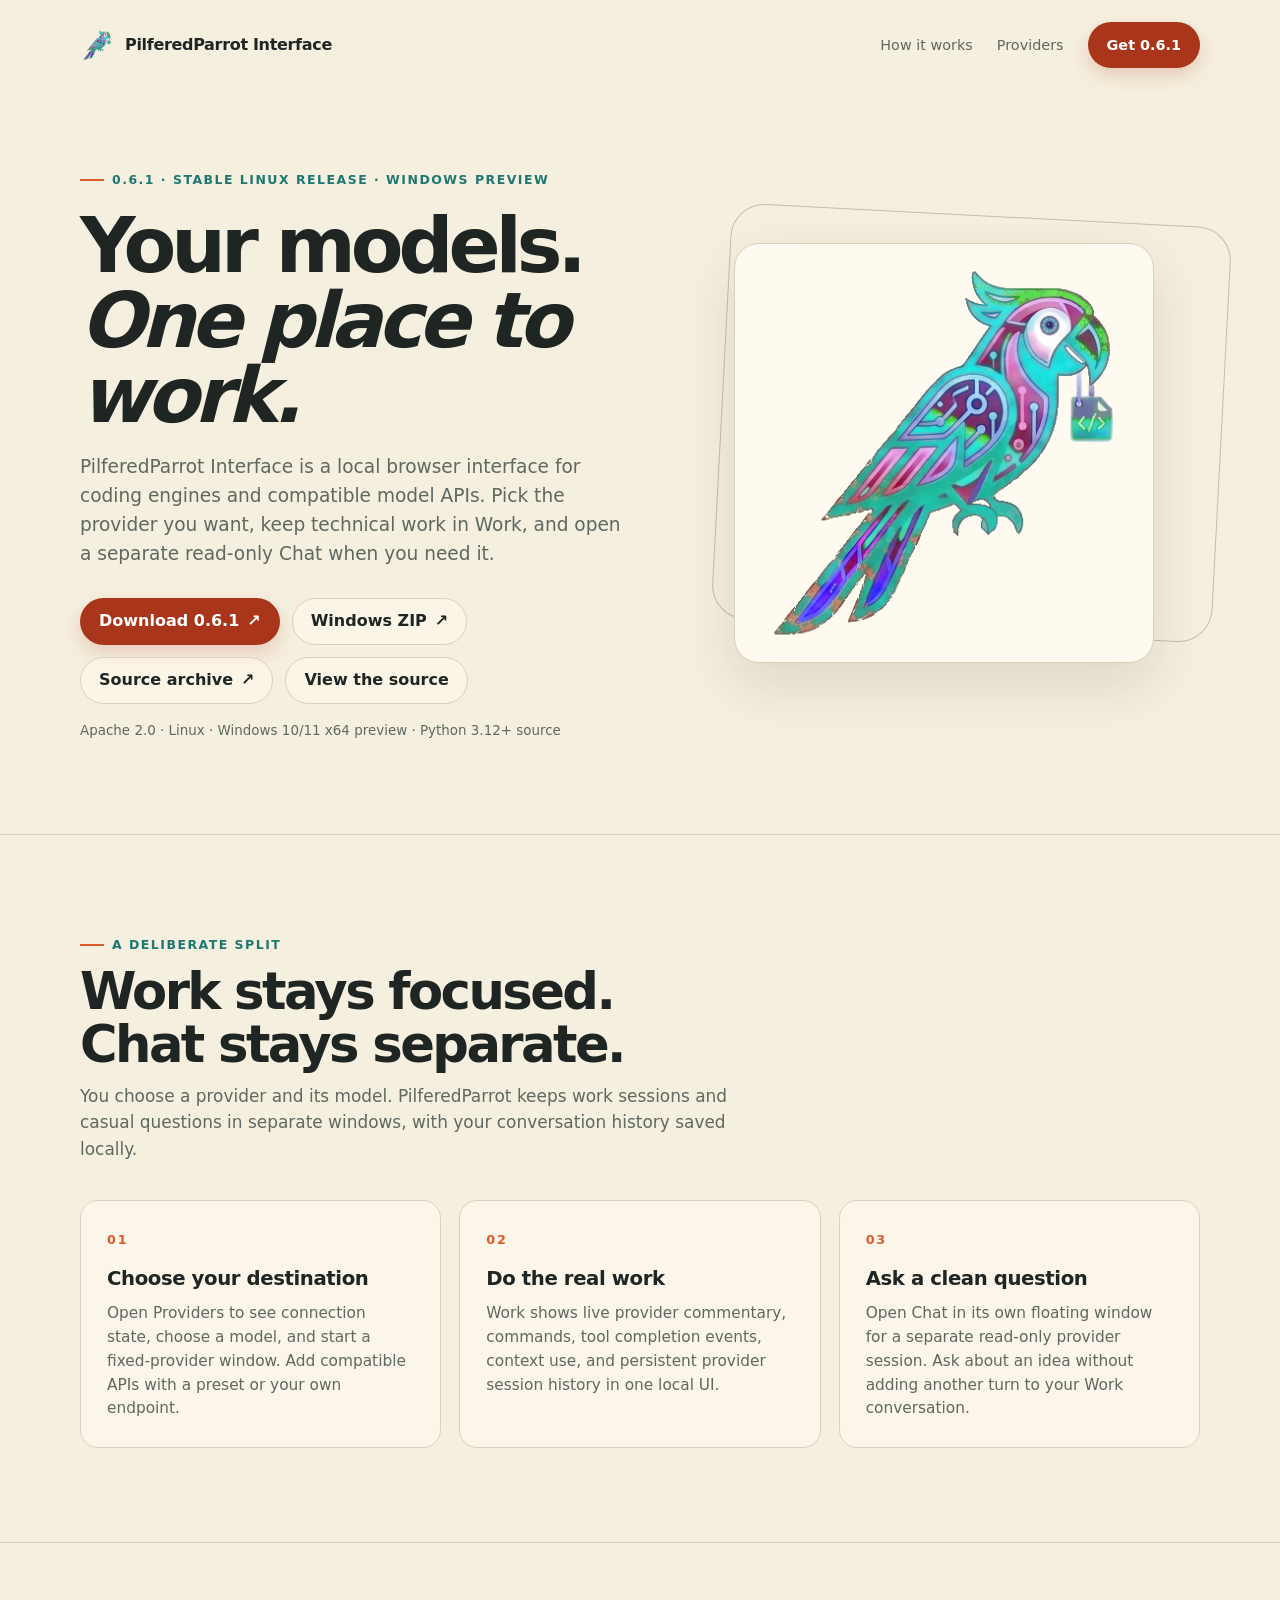
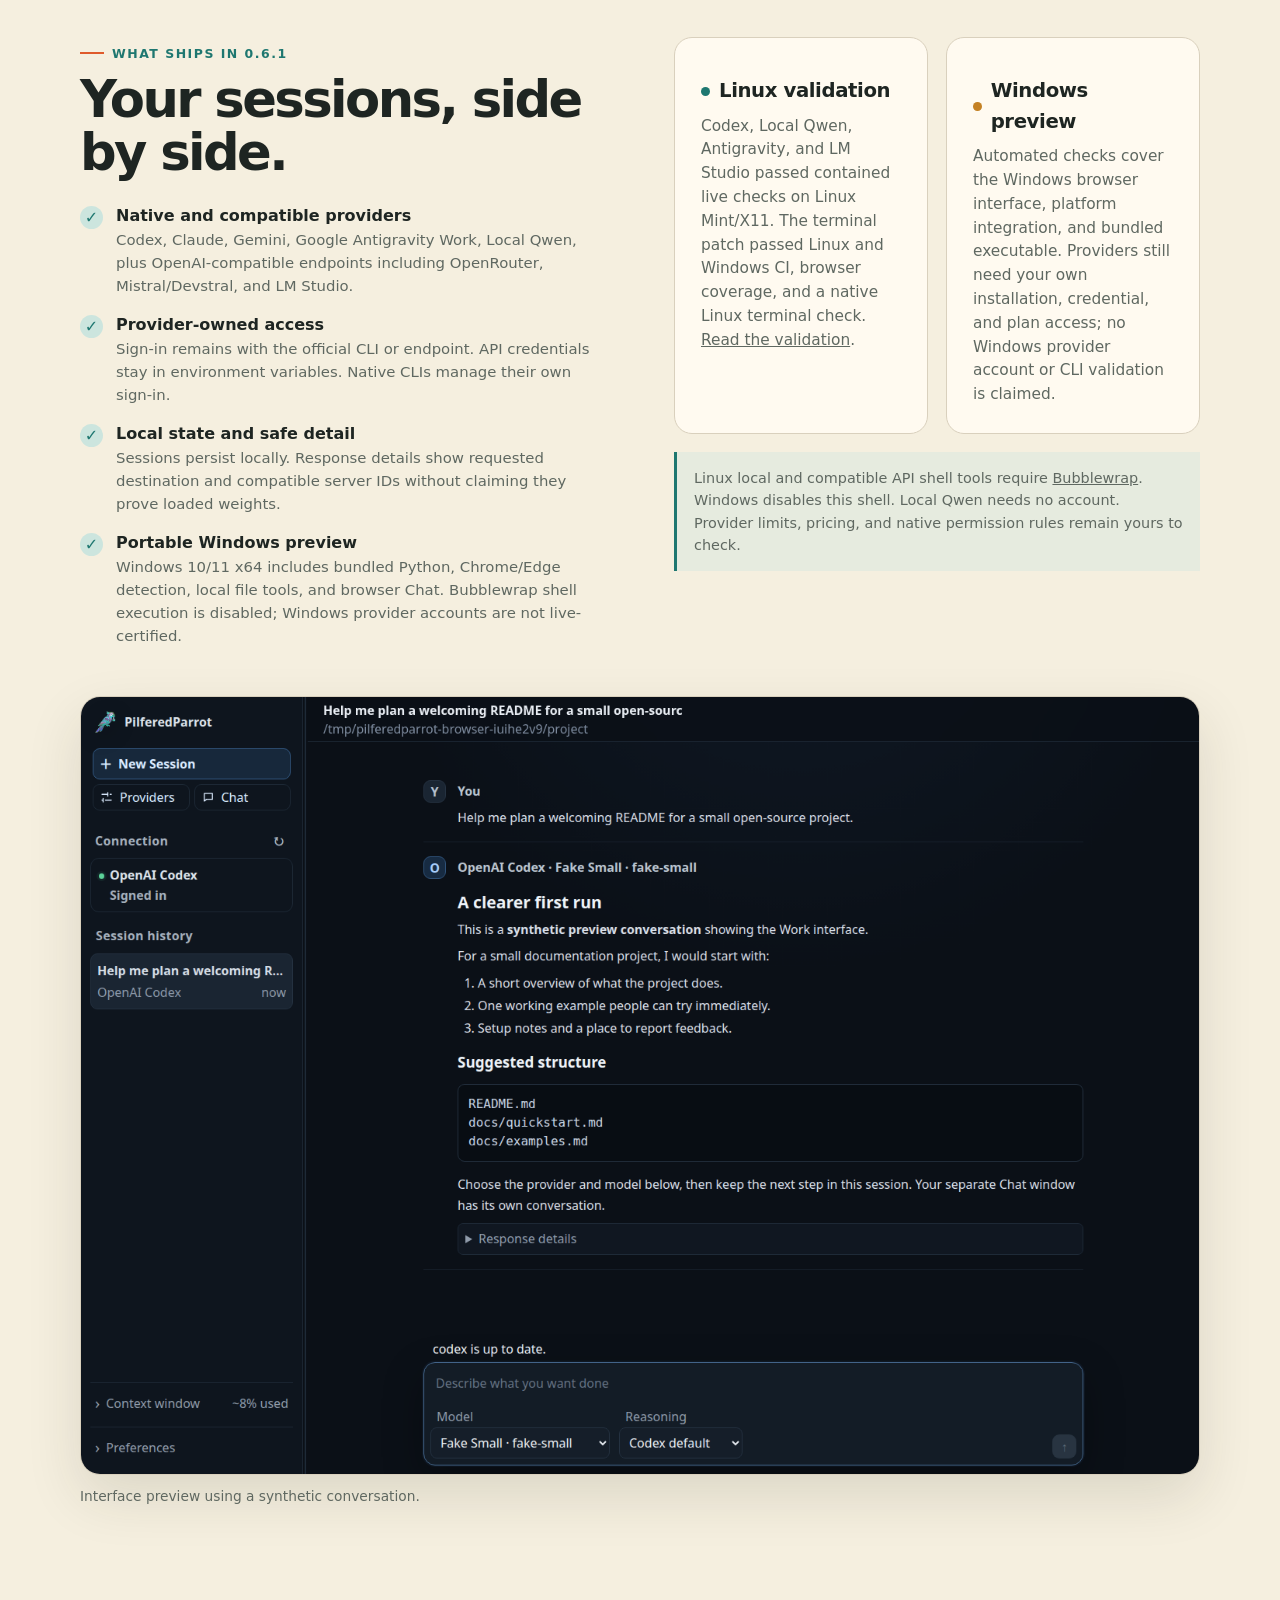
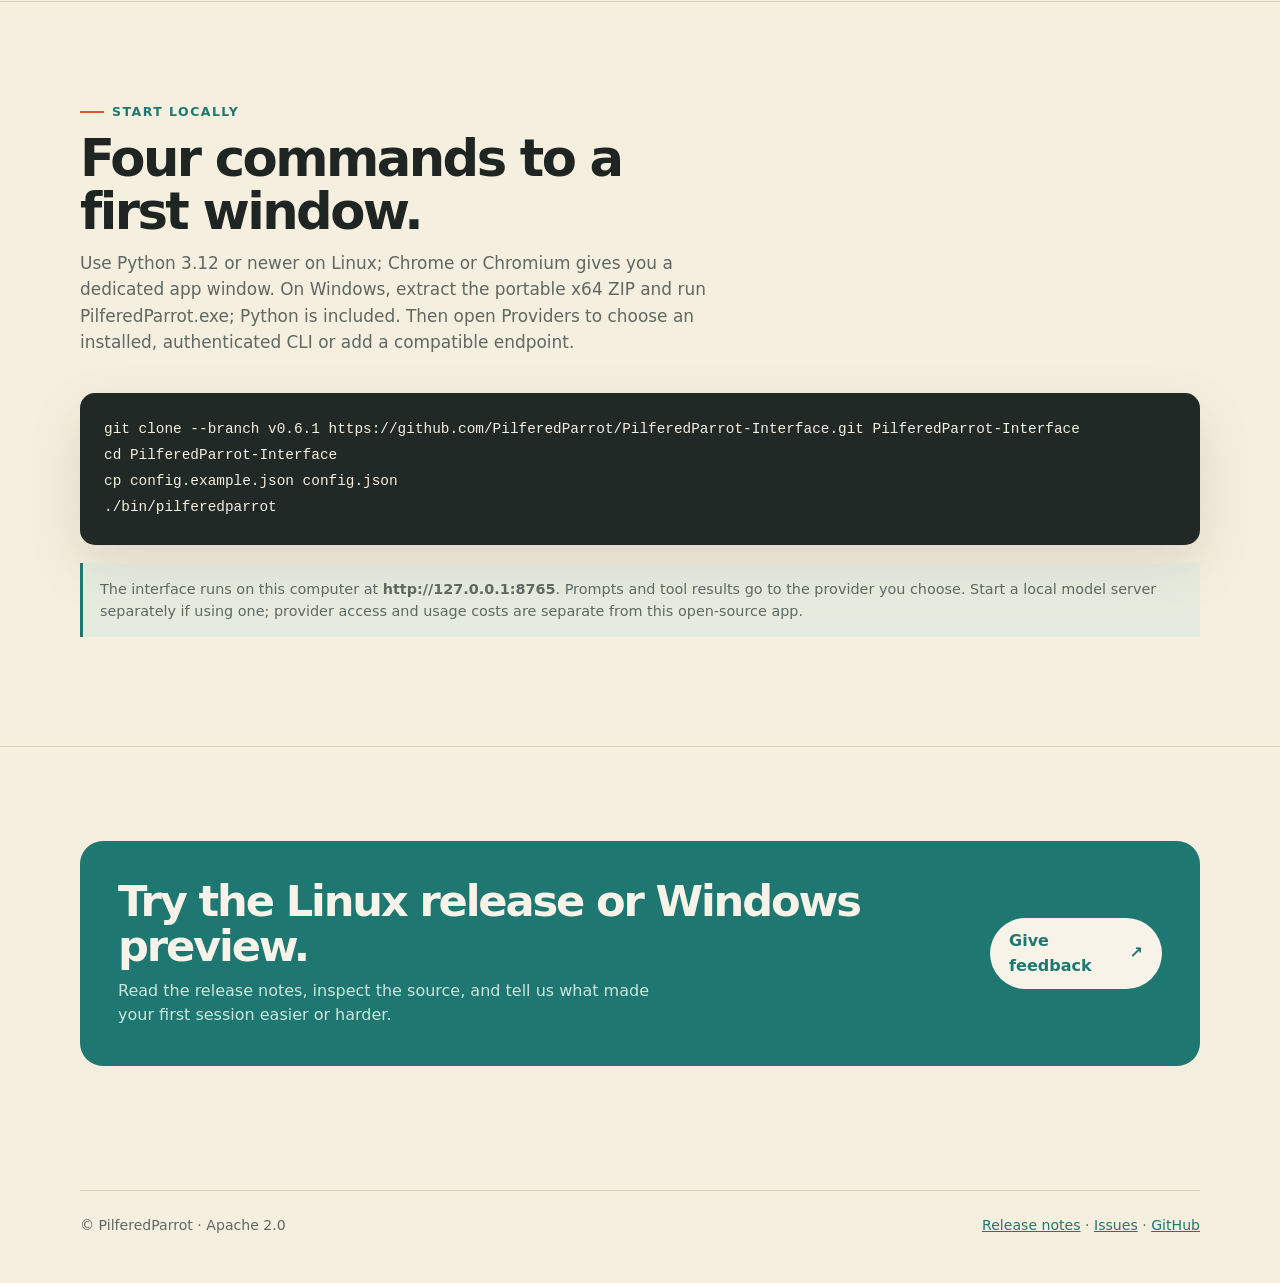
<file: docs/index.html>
<!doctype html>
<html lang="en">
<head>
  <meta charset="utf-8">
  <meta name="viewport" content="width=device-width, initial-scale=1">
  <title>PilferedParrot Interface 0.6.1 — a local browser for coding engines</title>
  <meta name="description" content="PilferedParrot is a local browser interface for coding engines and compatible model APIs, with a stable Linux release and a portable Windows 10/11 x64 preview.">
  <link rel="canonical" href="https://pilferedparrot.github.io/PilferedParrot-Interface/">
  <meta property="og:type" content="website">
  <meta property="og:title" content="PilferedParrot Interface 0.6.1 — local AI work, your provider">
  <meta property="og:description" content="A local browser interface for coding engines and compatible model APIs, with explicit provider choice and a separate read-only Chat.">
  <meta property="og:url" content="https://pilferedparrot.github.io/PilferedParrot-Interface/">
  <meta property="og:image" content="https://pilferedparrot.github.io/PilferedParrot-Interface/assets/pilferedparrot-icon.png">
  <meta name="theme-color" content="#f5efdf">
  <link rel="icon" href="assets/icon.svg" type="image/svg+xml">
  <style>
    :root { --cream:#f5efdf; --paper:#fffaf0; --ink:#1e2522; --muted:#5f6861; --orange:#df5a2b; --orange-dark:#a9361b; --teal:#1e7770; --line:#d9d0bd; --shadow:0 22px 55px rgba(43,38,25,.12); }
    * { box-sizing:border-box; }
    html { scroll-behavior:smooth; }
    body { margin:0; background:var(--cream); color:var(--ink); font-family:Inter, ui-sans-serif, system-ui, -apple-system, BlinkMacSystemFont, "Segoe UI", sans-serif; line-height:1.55; }
    a { color:inherit; }
    a:focus-visible, button:focus-visible, summary:focus-visible { outline:3px solid #f0a849; outline-offset:4px; border-radius:4px; }
    .wrap { width:min(1120px, calc(100% - 40px)); margin:auto; }
    .topbar { display:flex; align-items:center; justify-content:space-between; padding:22px 0; }
    .brand { display:inline-flex; align-items:center; gap:11px; text-decoration:none; font-weight:800; letter-spacing:-.02em; }
    .brand img { width:34px; height:34px; object-fit:contain; }
    nav { display:flex; align-items:center; gap:24px; font-size:.9rem; color:var(--muted); }
    nav a { text-decoration:none; }
    nav a:hover { color:var(--ink); }
    .button { display:inline-flex; align-items:center; justify-content:center; gap:8px; min-height:46px; padding:10px 18px; border:1px solid transparent; border-radius:999px; text-decoration:none; font-weight:750; transition:transform .15s ease, background .15s ease; }
    .button:hover { transform:translateY(-2px); }
    .button.primary { background:var(--orange-dark); color:white; box-shadow:0 8px 18px rgba(179,66,30,.2); }
    .button.primary:hover { background:var(--orange-dark); }
    .button.ghost { border-color:var(--line); background:rgba(255,250,240,.45); }
    .button.ghost:hover { background:var(--paper); }
    .hero { display:grid; grid-template-columns:1.03fr .97fr; gap:66px; align-items:center; padding:74px 0 92px; }
    .eyebrow { display:inline-flex; align-items:center; gap:8px; color:var(--teal); font-size:.78rem; font-weight:800; letter-spacing:.12em; text-transform:uppercase; }
    .eyebrow::before { content:""; width:24px; height:2px; background:var(--orange); }
    h1 { max-width:680px; margin:18px 0 20px; font-size:clamp(2.7rem, 6vw, 5.4rem); line-height:.98; letter-spacing:-.065em; }
    .hero p { max-width:570px; margin:0; color:var(--muted); font-size:1.16rem; }
    .actions { display:flex; flex-wrap:wrap; gap:12px; margin-top:30px; }
    .micro { margin-top:17px !important; font-size:.84rem !important; }
    .micro a { color:var(--teal); font-weight:700; }
    .hero-art { position:relative; }
    .hero-art::before { content:""; position:absolute; inset:-28px -22px 32px 32px; border:1px solid #c6bda9; border-radius:34px; transform:rotate(3deg); }
    .hero-art img { position:relative; display:block; width:100%; max-width:420px; margin:auto; border:1px solid var(--line); border-radius:25px; background:var(--paper); box-shadow:var(--shadow); }
    .section { padding:94px 0; border-top:1px solid var(--line); }
    .section-heading { max-width:650px; margin-bottom:38px; }
    h2 { margin:10px 0 12px; font-size:clamp(2rem, 4vw, 3.35rem); line-height:1.04; letter-spacing:-.05em; }
    .section-heading p { margin:0; color:var(--muted); font-size:1.06rem; }
    .grid-3 { display:grid; grid-template-columns:repeat(3, 1fr); gap:18px; }
    .card { padding:26px; border:1px solid var(--line); border-radius:18px; background:rgba(255,250,240,.62); }
    .card .number { color:var(--orange); font-size:.8rem; font-weight:850; letter-spacing:.14em; }
    h3 { margin:12px 0 8px; font-size:1.23rem; letter-spacing:-.02em; }
    .card p { margin:0; color:var(--muted); font-size:.96rem; }
    .split { display:grid; grid-template-columns:minmax(0, 1fr) minmax(0, 1fr); gap:68px; align-items:start; }
    .feature-list { display:grid; gap:15px; margin:25px 0 0; padding:0; list-style:none; }
    .feature-list li { display:flex; gap:13px; align-items:flex-start; }
    .feature-list li::before { content:"✓"; display:grid; place-items:center; flex:0 0 23px; width:23px; height:23px; border-radius:50%; background:#cce5de; color:var(--teal); font-weight:900; margin-top:2px; }
    .feature-list strong { display:block; }
    .feature-list span { display:block; color:var(--muted); font-size:.93rem; }
    .preview { margin-top:48px; }
    figure { margin:0; }
    .preview img { display:block; width:100%; border:1px solid var(--line); border-radius:20px; background:#e8dfcc; box-shadow:var(--shadow); }
    figcaption { margin-top:11px; color:var(--muted); font-size:.86rem; }
    .terminal { margin:0; padding:24px; overflow:auto; border-radius:15px; background:#202926; color:#f5efdf; font: .9rem/1.8 ui-monospace, SFMono-Regular, Menlo, monospace; box-shadow:var(--shadow); }
    .terminal .dim { color:#a7b7ab; }
    .terminal .prompt { color:#f4a25b; user-select:none; }
    .note { margin-top:18px; padding:15px 17px; border-left:3px solid var(--teal); color:var(--muted); background:rgba(204,229,222,.38); font-size:.9rem; }
    .status { display:grid; grid-template-columns:1fr 1fr; gap:18px; }
    .status .card { background:var(--paper); }
    .status h3 { display:flex; gap:9px; align-items:center; }
    .dot { width:9px; height:9px; border-radius:50%; background:var(--teal); }
    .dot.amber { background:#c48124; }
    .wide-cta { display:flex; align-items:center; justify-content:space-between; gap:25px; padding:38px; border-radius:23px; background:var(--teal); color:#f7f3e8; }
    .wide-cta h2 { margin:0; font-size:clamp(1.8rem, 4vw, 2.7rem); }
    .wide-cta p { max-width:550px; margin:10px 0 0; color:#cce5de; }
    .wide-cta .button { background:#f7f3e8; color:var(--teal); }
    footer { padding:30px 0 46px; color:var(--muted); font-size:.88rem; }
    footer .footer-row { display:flex; flex-wrap:wrap; justify-content:space-between; align-items:center; gap:20px; border-top:1px solid var(--line); padding-top:24px; }
    footer a { color:var(--teal); }
    @media (max-width:800px) { nav a:not(.button) { display:none; } .hero { grid-template-columns:1fr; gap:52px; padding:55px 0 75px; } .hero-art { max-width:450px; } .grid-3, .split, .status { grid-template-columns:1fr; } .section { padding:70px 0; } .wide-cta { align-items:flex-start; flex-direction:column; padding:28px; } }
    @media (max-width:500px) { .wrap { width:min(100% - 28px, 1120px); } .topbar { padding:16px 0; } .brand span { font-size:.93rem; } h1 { font-size:clamp(2.6rem, 14vw, 4rem); } .button { width:100%; } .actions { width:100%; } .hero-art::before { inset:-16px 10px 22px 17px; } .card { padding:22px; } }
    @media (prefers-reduced-motion:reduce) { html { scroll-behavior:auto; } *, *::before, *::after { transition:none !important; } .button:hover { transform:none; } }
  </style>
</head>
<body>
  <header class="wrap topbar">
    <a class="brand" href="#top" aria-label="PilferedParrot Interface home"><img src="assets/pilferedparrot-icon.png" alt=""><span>PilferedParrot Interface</span></a>
    <nav aria-label="Primary navigation"><a href="#how">How it works</a><a href="#providers">Providers</a><a class="button primary" href="https://github.com/PilferedParrot/PilferedParrot-Interface/releases/tag/v0.6.1">Get 0.6.1</a></nav>
  </header>
  <main id="top">
    <section class="wrap hero">
      <div><span class="eyebrow">0.6.1 · Stable Linux release · Windows preview</span><h1>Your models.<br><em>One place to work.</em></h1><p>PilferedParrot Interface is a local browser interface for coding engines and compatible model APIs. Pick the provider you want, keep technical work in Work, and open a separate read-only Chat when you need it.</p><div class="actions"><a class="button primary" href="https://github.com/PilferedParrot/PilferedParrot-Interface/releases/tag/v0.6.1">Download 0.6.1 <span aria-hidden="true">↗</span></a><a class="button ghost" href="https://github.com/PilferedParrot/PilferedParrot-Interface/releases/download/v0.6.1/PilferedParrot-0.6.1-windows-x64.zip">Windows ZIP <span aria-hidden="true">↗</span></a><a class="button ghost" href="https://github.com/PilferedParrot/PilferedParrot-Interface/releases/download/v0.6.1/pilferedparrot-0.6.1-source.tar.gz">Source archive <span aria-hidden="true">↗</span></a><a class="button ghost" href="https://github.com/PilferedParrot/PilferedParrot-Interface">View the source</a></div><p class="micro">Apache 2.0 · Linux · Windows 10/11 x64 preview · Python 3.12+ source</p></div>
      <div class="hero-art"><img src="assets/pilferedparrot-icon.png" alt="PilferedParrot parrot mark"></div>
    </section>
    <section class="section" id="how"><div class="wrap"><div class="section-heading"><span class="eyebrow">A deliberate split</span><h2>Work stays focused.<br>Chat stays separate.</h2><p>You choose a provider and its model. PilferedParrot keeps work sessions and casual questions in separate windows, with your conversation history saved locally.</p></div><div class="grid-3"><article class="card"><span class="number">01</span><h3>Choose your destination</h3><p>Open Providers to see connection state, choose a model, and start a fixed-provider window. Add compatible APIs with a preset or your own endpoint.</p></article><article class="card"><span class="number">02</span><h3>Do the real work</h3><p>Work shows live provider commentary, commands, tool completion events, context use, and persistent provider session history in one local UI.</p></article><article class="card"><span class="number">03</span><h3>Ask a clean question</h3><p>Open Chat in its own floating window for a separate read-only provider session. Ask about an idea without adding another turn to your Work conversation.</p></article></div></div></section>
    <section class="section"><div class="wrap"><div class="split"><div><span class="eyebrow">What ships in 0.6.1</span><h2>Your sessions, side by side.</h2><ul class="feature-list"><li><div><strong>Native and compatible providers</strong><span>Codex, Claude, Gemini, Google Antigravity Work, Local Qwen, plus OpenAI-compatible endpoints including OpenRouter, Mistral/Devstral, and LM Studio.</span></div></li><li><div><strong>Provider-owned access</strong><span>Sign-in remains with the official CLI or endpoint. API credentials stay in environment variables. Native CLIs manage their own sign-in.</span></div></li><li><div><strong>Local state and safe detail</strong><span>Sessions persist locally. Response details show requested destination and compatible server IDs without claiming they prove loaded weights.</span></div></li><li><div><strong>Portable Windows preview</strong><span>Windows 10/11 x64 includes bundled Python, Chrome/Edge detection, local file tools, and browser Chat. Bubblewrap shell execution is disabled; Windows provider accounts are not live-certified.</span></div></li></ul></div><div id="providers"><div class="status"><article class="card"><h3><span class="dot"></span>Linux validation</h3><p>Codex, Local Qwen, Antigravity, and LM Studio passed contained live checks on Linux Mint/X11. The terminal patch passed Linux and Windows CI, browser coverage, and a native Linux terminal check. <a href="https://github.com/PilferedParrot/PilferedParrot-Interface/blob/v0.6.1/docs/release-readiness.md">Read the validation</a>.</p></article><article class="card"><h3><span class="dot amber"></span>Windows preview</h3><p>Automated checks cover the Windows browser interface, platform integration, and bundled executable. Providers still need your own installation, credential, and plan access; no Windows provider account or CLI validation is claimed.</p></article></div><div class="note">Linux local and compatible API shell tools require <a href="https://github.com/containers/bubblewrap">Bubblewrap</a>. Windows disables this shell. Local Qwen needs no account. Provider limits, pricing, and native permission rules remain yours to check.</div></div></div><div class="preview"><figure><img src="assets/work-preview.png" alt="PilferedParrot Work interface preview" loading="lazy"><figcaption>Interface preview using a synthetic conversation.</figcaption></figure></div></div></section>
    <section class="section"><div class="wrap"><div class="section-heading"><span class="eyebrow">Start locally</span><h2>Four commands to a first window.</h2><p>Use Python 3.12 or newer on Linux; Chrome or Chromium gives you a dedicated app window. On Windows, extract the portable x64 ZIP and run PilferedParrot.exe; Python is included. Then open Providers to choose an installed, authenticated CLI or add a compatible endpoint.</p></div><pre class="terminal" aria-label="Installation commands">git clone --branch v0.6.1 https://github.com/PilferedParrot/PilferedParrot-Interface.git PilferedParrot-Interface
cd PilferedParrot-Interface
cp config.example.json config.json
./bin/pilferedparrot</pre><p class="note">The interface runs on this computer at <strong>http://127.0.0.1:8765</strong>. Prompts and tool results go to the provider you choose. Start a local model server separately if using one; provider access and usage costs are separate from this open-source app.</p></div></section>
    <section class="section"><div class="wrap"><div class="wide-cta"><div><h2>Try the Linux release or Windows preview.</h2><p>Read the release notes, inspect the source, and tell us what made your first session easier or harder.</p></div><a class="button" href="https://github.com/PilferedParrot/PilferedParrot-Interface/issues/new/choose">Give feedback <span aria-hidden="true">↗</span></a></div></div></section>
  </main>
  <footer><div class="wrap footer-row"><span>© PilferedParrot · Apache 2.0</span><span><a href="https://github.com/PilferedParrot/PilferedParrot-Interface/releases/tag/v0.6.1">Release notes</a> · <a href="https://github.com/PilferedParrot/PilferedParrot-Interface/issues/new/choose">Issues</a> · <a href="https://github.com/PilferedParrot/PilferedParrot-Interface">GitHub</a></span></div></footer>
</body>
</html>
</file>
